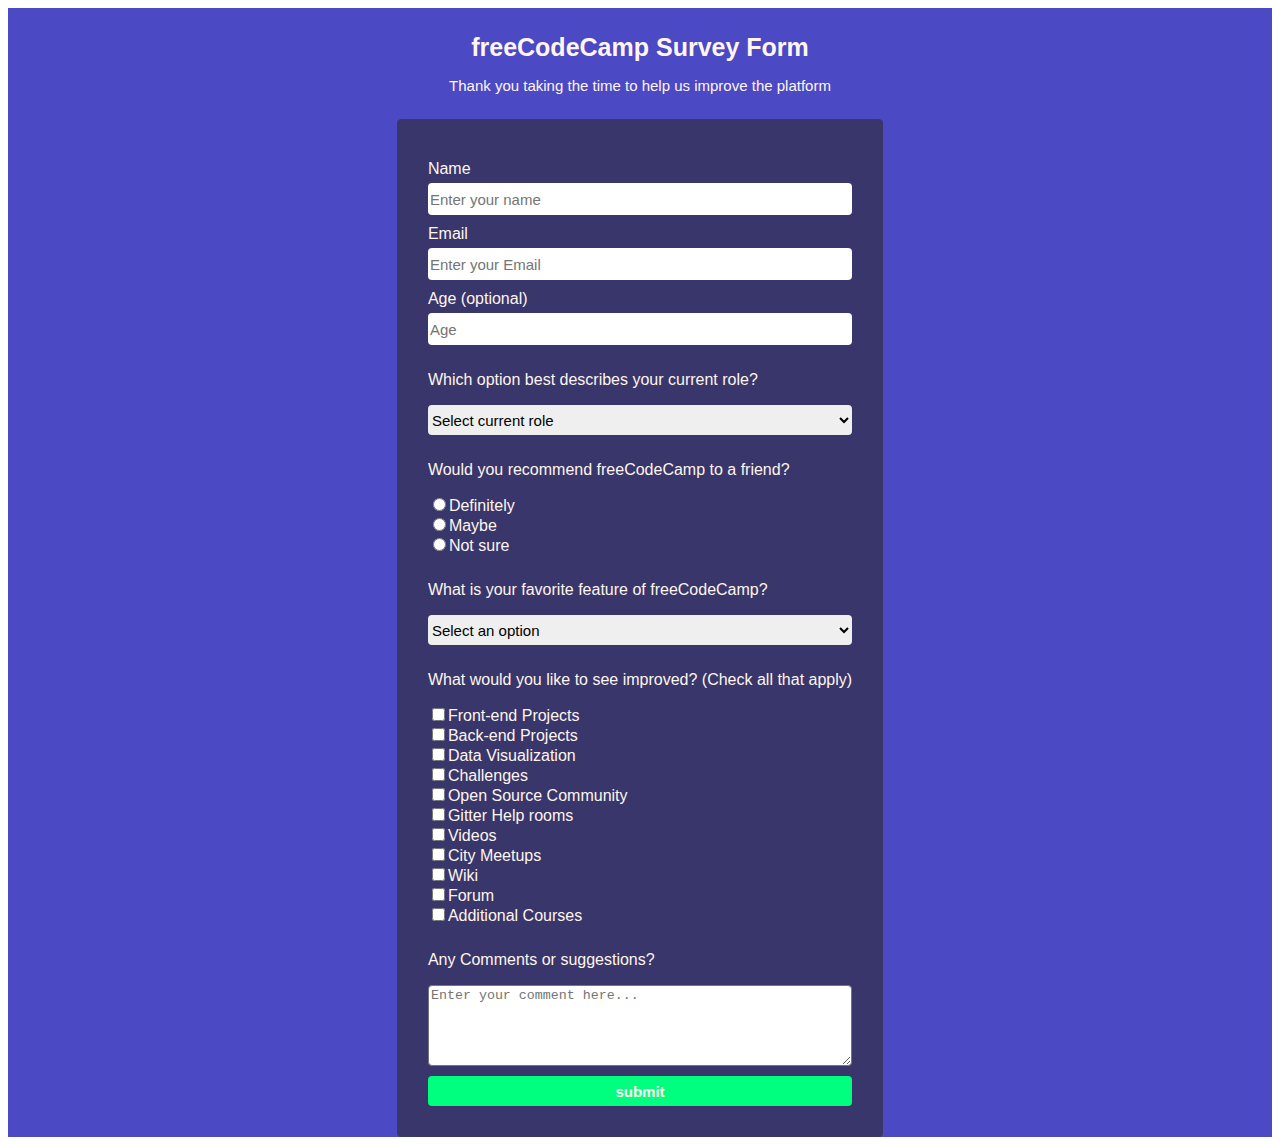
<file: index.html>
<!DOCTYPE html>
<html lang="en">
<head>
    <meta charset="UTF-8">
    <meta name="viewport" content="width=device-width, initial-scale=1.0">
    <link rel="stylesheet" href="home.css" lang="text/css">
    <title>FCC: SurveyFORM (Ctrl+c)</title>
</head>
<body>
    <div class="container">
        <div class="header">
            <div class="heading-text">
                <div class="large-text">freeCodeCamp Survey Form</div>
                <div class="second-text">Thank you taking the time to help us improve the platform</div>
            </div>
        </div>
        <div class="form-container">
            <div class="input">
                <label>Name</label>
                <input type="text" placeholder="Enter your name">
            </div>
            <div class="input">
                <label>Email</label>
                <input type="text" placeholder="Enter your Email">
            </div>
            <div class="input">
                <label>Age (optional)</label>
                <input type="text" placeholder="Age">
            </div>
            <div class="input">
                <p>Which option best describes your current role?</p>
                <select name="role" id="role">
                    <option value="" hidden>Select current role</option>
                    <option value="student">Student</option>
                    <option value="fullTimeJob">Full Time Job</option>
                    <option value="fullTimeLearner">Full Time Learner</option>
                    <option value="notToSay">Prefer not to say</option>
                    <option value="Other">other</option>
                </select>
            </div>
            <div class="input">
                <p>Would you recommend freeCodeCamp to a friend?</p>
                <label><input type="radio">Definitely</label>
                <label><input type="radio">Maybe</label> 
                <label><input type="radio">Not sure</label> 
            </div>
            <div class="input">
                <p>What is your favorite feature of freeCodeCamp?</p>
                <select name="" id="">
                    <option value="" hidden>Select an option</option>
                    <option value="">Challenges</option>
                    <option value="">Projects</option>
                    <option value="">Community</option>
                    <option value="">Open Source</option>
                </select>
            </div>
            <div class="input">
                <p>What would you like to see improved? (Check all that apply)</p>
                <label><input class="checkbox" type="checkbox">Front-end Projects</label>
                <label><input class="checkbox" type="checkbox">Back-end Projects</label>
                <label><input class="checkbox" type="checkbox">Data Visualization</label>
                <label><input class="checkbox" type="checkbox">Challenges</label>
                <label><input class="checkbox" type="checkbox">Open Source Community</label>
                <label><input class="checkbox" type="checkbox">Gitter Help rooms</label>
                <label><input class="checkbox" type="checkbox">Videos</label>
                <label><input class="checkbox" type="checkbox">City Meetups</label>
                <label><input class="checkbox" type="checkbox">Wiki</label>
                <label><input class="checkbox" type="checkbox">Forum</label>
                <label><input class="checkbox" type="checkbox">Additional Courses</label>
            </div>
            <div class="input">
                <p>Any Comments or suggestions?</p>
                <textarea name="" id="" cols="30" rows="5" placeholder="Enter your comment here..."></textarea>
            </div>
            <div class="input">
                <button type="submit" class="button">submit</button>
            </div>
        </div>
    </div>
</body>
</html>
</file>
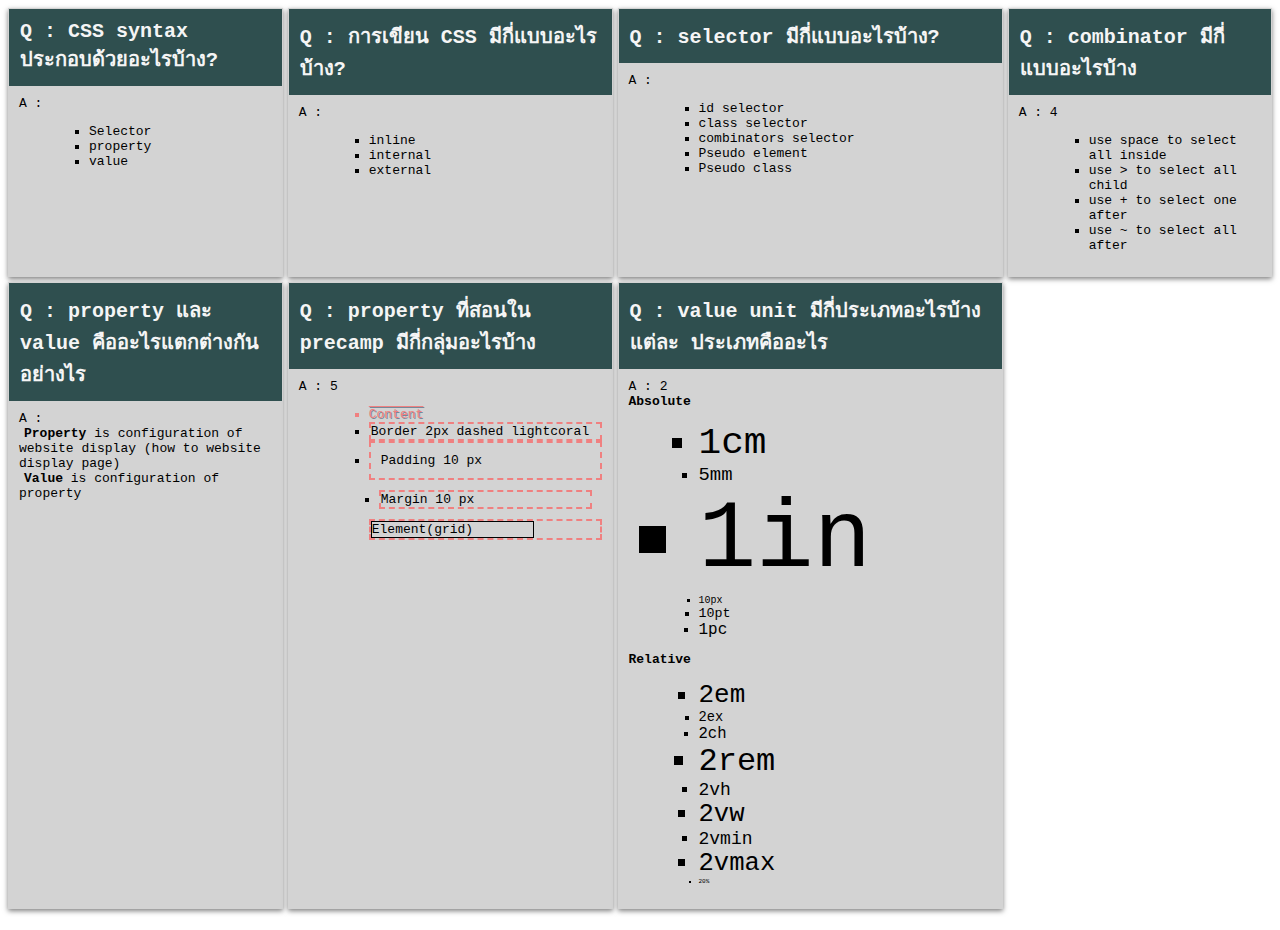
<file: CSS_review.html>
<!DOCTYPE html>
<html lang="en">
<head>
    <meta charset="UTF-8">
    <meta name="viewport" content="width=device-width, initial-scale=1.0">
    <title>CSS Review</title>
    <link rel="stylesheet" href="CSS_review.css" lang="text/css">
</head>
<body>
    <div class="review_CSS">
        <!-- CSS Syntax -->
        <div class="question-answer-card">
            <div class="question">Q : CSS syntax ประกอบด้วยอะไรบ้าง?</div>
            <div class="answer">A :
                <ul>
                    <li>Selector</li>
                    <li>property</li>
                    <li>value</li>
                </ul>
            </div>
        </div>
        <!-- การเขียน CSS -->
        <div class="question-answer-card">
            <div class="question">Q : การเขียน CSS มีกี่แบบอะไรบ้าง?</div>
            <div class="answer">A :
                <ul>
                    <li>inline</li>
                    <li>internal</li>
                    <li>external</li>
                </ul>
            </div>
        </div>
        <!-- CSS selector -->
        <div class="question-answer-card">
            <div class="question">Q : selector มีกี่แบบอะไรบ้าง?</div>
            <div class="answer">A :
                <ul>
                    <li>id selector</li>
                    <li>class selector</li>
                    <li>combinators selector</li>
                    <li>Pseudo element</li>
                    <li>Pseudo class</li>
                </ul>
            </div>
        </div>
        <!-- combinator type -->
        <div class="question-answer-card">
            <div class="question">Q : combinator มีกี่แบบอะไรบ้าง</div>
            <div class="answer">A : 4
                <ul>
                    <li>use space to select all inside</li>
                    <li>use &gt; to select all child</li>
                    <li>use &plus; to select one after</li>
                    <li>use &#126; to select all after</li>
                </ul>
            </div>
        </div>
        <!-- property vs value -->
        <div class="question-answer-card">
            <div class="question">Q : property และ value คืออะไรแตกต่างกันอย่างไร</div>
            <div class="answer">A : 
                <div class="property-a"><strong>Property</strong> is configuration of website display (how to website display page) </div>
                <div class="value-a"><strong>Value</strong> is configuration of property</div>
            </div>
        </div>
        <!-- property -->
        <div class="question-answer-card">
            <div class="question">Q : property ที่สอนใน precamp มีกี่กลุ่มอะไรบ้าง</div>
            <div class="answer">A : 5
                <ul>
                    <li class="content-p">Content</li>
                    <li class="border-p">Border 2px dashed lightcoral</li>
                    <li class="padding-p">Padding 10 px</li>
                    <li class="margin-p">Margin 10 px</li>
                    <li class="element-p"><div class="ans">Element(grid)</div></li>
                </ul>
            </div>
        </div>
        <!-- value unit -->
        <div class="question-answer-card">
            <div class="question">Q : value unit มีกี่ประเภทอะไรบ้างแต่ละ ประเภทคืออะไร</div>
            <div class="answer">A : 2
                <div class="ab-re">
                    <div class="ab"><strong>Absolute</strong>
                        <ul>
                            <li class="cm">1cm</li>
                            <li class="mm">5mm</li>
                            <li class="in">1in</li>
                            <li class="px">10px</li>
                            <li class="pt">10pt</li>
                            <li class="pc">1pc</li>
                        </ul>
                    </div>
                    <div class="re"><strong>Relative</strong>
                        <ul>
                            <li class="em">2em</li>
                            <li class="ex">2ex</li>
                            <li class="ch">2ch</li>
                            <li class="rem">2rem</li>
                            <li class="vh">2vh</li>
                            <li class="vw">2vw</li>
                            <li class="vmin">2vmin</li>
                            <li class="vmax">2vmax</li>
                            <li class="perc">20&#37;</li>
                        </ul>
                    </div>
                </div>
            </div>
        </div>
    </div>
</body>
</html>
</file>
<file: home.css>
body{
    font-family: 'Trebuchet MS', 'Lucida Sans Unicode', 'Lucida Grande', 'Lucida Sans', Arial, sans-serif
}
.navigation-bar{
    display: flex;
    justify-content: space-between;
    border: 1px solid #100f35;
    background-color: #100f35;
    color: seashell;
    box-shadow: 0px 2px 5px rgba(0,0,0,.5);
    position: sticky;
    z-index: 11;
    height: 100%;
}
.branding{
    display: grid;
    grid-template-columns: auto auto;
    padding: 5px;
    grid-gap: 10px;
    align-items: center;
}
.logo{
    border: 1px solid #38366b;
    width: 65px;
    height: 65px;
    background-color: #38366b;
}
.brand{
    font-size: 20px;
    font-weight: bold;
}
.copywrite{
    display: flex;
}
.follow{
    margin-left: 5px;
    background-color: #38366b;
    border: #38366b;
    color: seashell;
}
.navigation{
    display: grid;
    grid-template-columns: repeat(4,auto);
    grid-gap: 10px;
    align-items: center;
    margin-right: 10px;
}
.navigation > .nav-button{
    background-color: #38366b;
    border: #38366b;
    color: seashell;
    height: 50px;
    border-radius: 4px;
    width: max-content;
}
.container{
    background-color: #4b49c4;
    display: flex;
    flex-direction: column;
    align-items: center;
}
.header{
    margin-top: 25px;
}
.heading-text{
    display: flex;
    flex-direction: column;
    align-items: center;
}
.large-text{
    font-size: 25px;
    font-weight: bold;
    color: seashell;
}
.second-text{
    font-size: 15px;
    font-weight: lighter;
    color: seashell;
    margin-top: 15px;
}
.form-container{
    margin-top: 25px;
    border: 1px solid #38366b;
    background-color: #38366b;
    border-radius: 4px;
    display: flex;
    flex-direction: column;
    align-items: stretch;
    padding: 30px;
    color: seashell;
}
.input{
    display: flex;
    flex-direction: column;
    margin-top: 10px;
}
.input > input:not(.checkbox){
    height: 30px;
    border-radius: 4px;
    border: none;
    font-size: 15px;
    margin-top: 5px;
}
.input > textarea{
    border-radius: 4px;
}
.input > select{
    height: 30px;
    border-radius: 4px;
    border: none;
    font-size: 15px;
}
.button{
    height: 30px;
    border-radius: 4px;
    border: none;
    font-size: 15px;
    background-color: springgreen;
    color: seashell;
    font-weight: bold;
}
</file>
<file: CSS_review.css>
.review_CSS{
    display: grid;
    grid-template-columns: auto auto auto auto;
    grid-gap: 5px;
}
.question-answer-card{
    border: 1px solid lightgray;
    box-shadow: 0px 2px 5px 0px rgba(0, 0, 0, 0.5);
    border: 1px solid lightgray;
    background-color: lightgray;
}
.question-answer-card > .question{
    padding: 10px;
    font-size: 20px;
    font-weight: bold;
    font-family: monospace;
    border: 1px solid darkslategray;
    background-color: darkslategray;
    color: whitesmoke;
}
.question-answer-card > .answer{
    padding: 10px;
    font-family: monospace;
}
ul{
    margin-left: 30px;
}
ul > li {
    list-style-type: square;
}
.property-a{
    text-indent: 5px;
}
.value-a{
    text-indent: 5px;
}
.content-p{
    color: lightcoral;
    text-shadow: 1px 1px lightslategrey;
    text-decoration: overline;
}
.border-p{
    border: 2px dashed lightcoral;
}
.padding-p{
    border: 2px dashed lightcoral;
    padding: 10px;
}
.margin-p{
    border: 2px dashed lightcoral;
    margin: 10px;
}
.element-p{
    display: grid;
    grid-template-columns: auto auto;
    grid-gap: 5px;
    border: 2px dashed lightcoral;
}
.ans{
    border: 1px solid black;
}
.cm{
    font-size: 1cm;
}
.mm{
    font-size: 5mm;
}
.in{
    font-size: 1in;
}
.px{
    font-size: 10px;
}
.pt{
    font-size: 10pt;
}
.pc{
    font-size: 1pc;
}
.em{
    font-size: 2em;
}
.ex{
    font-size: 2ex;
}
.ch{
    font-size: 2ch;
}
.rem{
    font-size: 2rem;
}
.vh{
    font-size: 2vh;
}
.vw{
    font-size: 2vw;
}
.perc{
    font-size: 20%;
}
.vmin{
    font-size: 2vmin;
}
.vmax{
    font-size: 2vmax;
}
</file>
